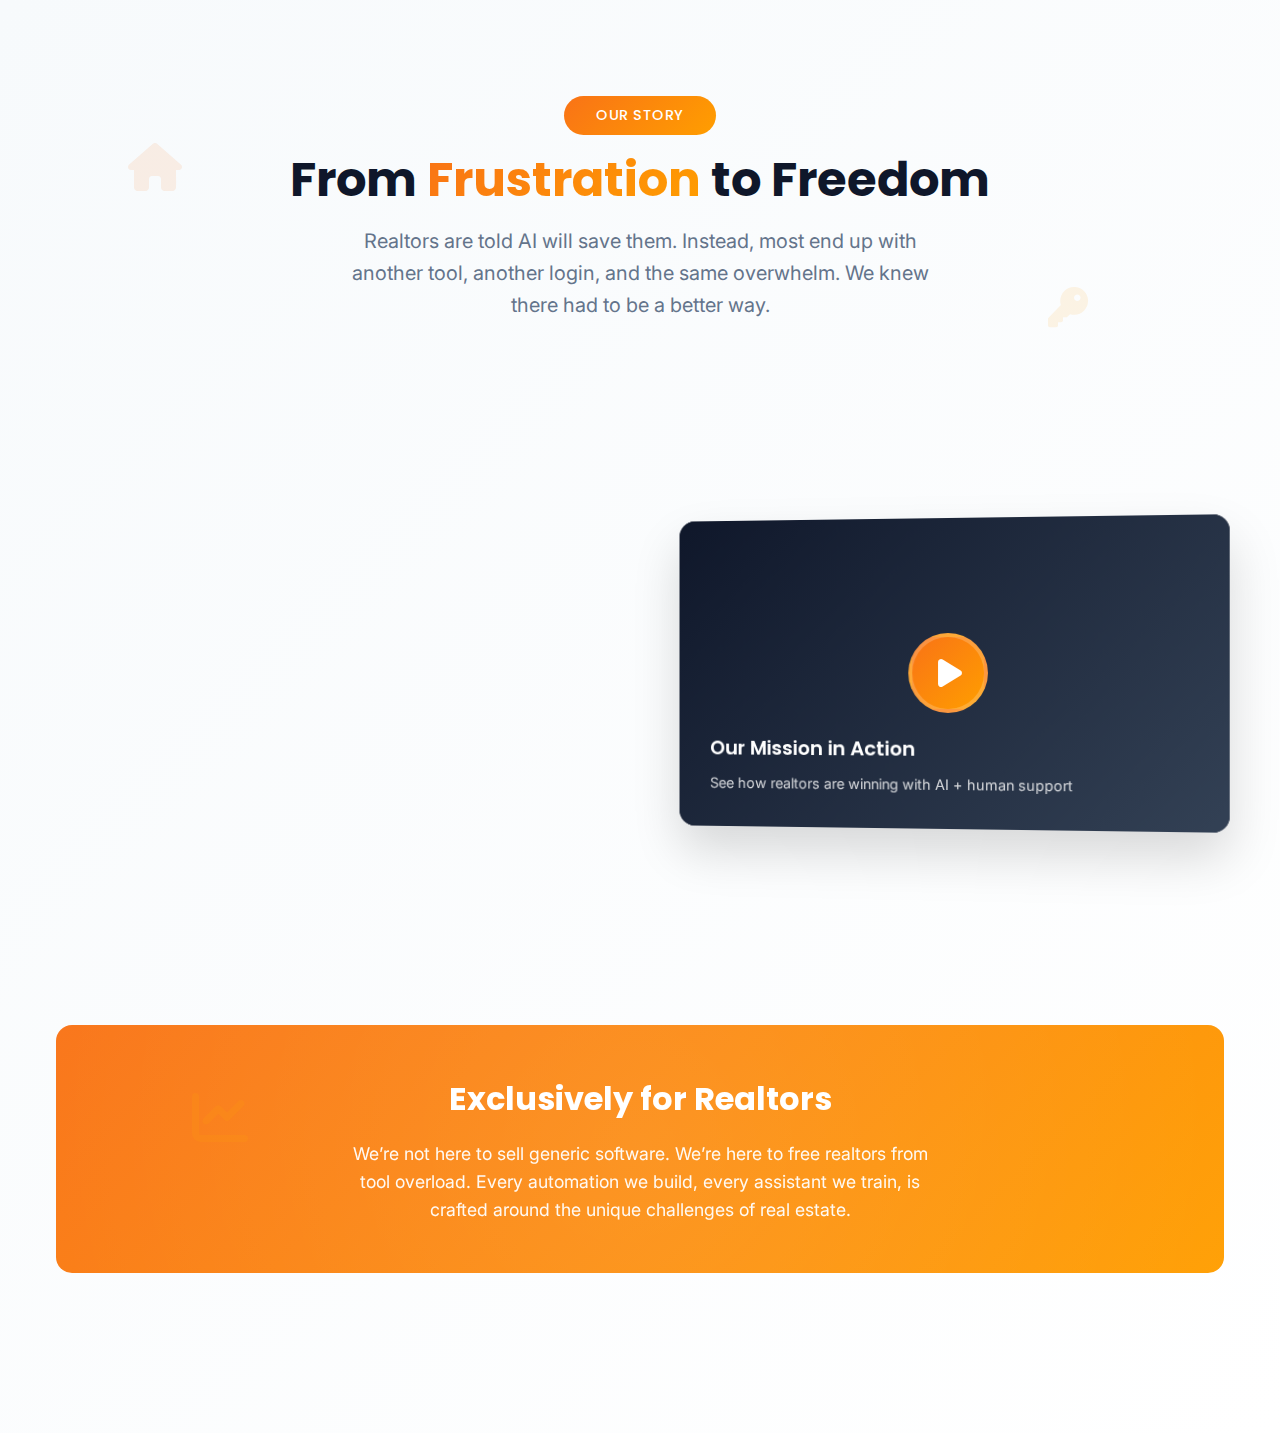
<file: about.html>
<!DOCTYPE html>
<html lang="en">
<head>
    <meta charset="UTF-8">
    <meta name="viewport" content="width=device-width, initial-scale=1.0">
    <title>About Afa-Virtuals - Realtor Automation & Virtual Assistance</title>
    <link href="https://fonts.googleapis.com/css2?family=Poppins:wght@300;400;500;600;700&family=Inter:wght@300;400;500;600;700&display=swap" rel="stylesheet">
    <link rel="stylesheet" href="https://cdnjs.cloudflare.com/ajax/libs/font-awesome/6.0.0/css/all.min.css">
    <style>
        :root {
            --primary-color: #f97316;
            --secondary-color: #ff9e00;
            --accent-color: #ffb700;
            --dark-color: #1f2937;
            --light-color: #f7fafc;
            --gray-color: #64748b;
            --success-color: #38b2ac;
            --error-color: #e53e3e;
            --white: #ffffff;
            --slate-dark: #0f172a;
            --slate-medium: #334155;

            --font-primary: "Poppins", sans-serif;
            --font-secondary: "Inter", sans-serif;

            --spacing-xs: 0.5rem;
            --spacing-sm: 1rem;
            --spacing-md: 2rem;
            --spacing-lg: 3rem;
            --spacing-xl: 4rem;
            --spacing-2xl: 6rem;
        }

        * {
            margin: 0;
            padding: 0;
            box-sizing: border-box;
        }

        body {
            font-family: var(--font-secondary);
            line-height: 1.6;
            color: var(--dark-color);
        }

        .container {
            max-width: 1200px;
            margin: 0 auto;
            padding: 0 var(--spacing-sm);
        }

        /* About Story Section */
        .about-story-section {
            position: relative;
            background: linear-gradient(135deg, var(--light-color) 0%, #ffffff 100%);
            padding: var(--spacing-2xl) 0;
            overflow: hidden;
        }

        .section-header {
            text-align: center;
            margin-bottom: var(--spacing-xl);
        }

        .section-badge {
            display: inline-block;
            background: linear-gradient(135deg, var(--primary-color), var(--secondary-color));
            color: var(--white);
            padding: var(--spacing-xs) var(--spacing-md);
            border-radius: 50px;
            font-family: var(--font-primary);
            font-weight: 500;
            font-size: 0.9rem;
            text-transform: uppercase;
            letter-spacing: 0.5px;
            margin-bottom: var(--spacing-sm);
        }

        .section-title {
            font-family: var(--font-primary);
            font-size: 3rem;
            font-weight: 700;
            color: var(--slate-dark);
            margin-bottom: var(--spacing-sm);
            line-height: 1.2;
        }

        .title-highlight {
            background: linear-gradient(135deg, var(--primary-color), var(--secondary-color));
            -webkit-background-clip: text;
            -webkit-text-fill-color: transparent;
            background-clip: text;
        }

        .section-subtitle {
            font-size: 1.25rem;
            color: var(--gray-color);
            max-width: 600px;
            margin: 0 auto;
        }

        /* Story Content Grid */
        .story-content-grid {
            display: grid;
            grid-template-columns: 1fr 1fr;
            gap: var(--spacing-xl);
            align-items: center;
            margin-top: var(--spacing-xl);
        }

        .story-narrative {
            position: relative;
        }

        .story-chapter {
            margin-bottom: var(--spacing-lg);
            opacity: 0;
            transform: translateY(20px);
            animation: fadeInUp 0.6s ease forwards;
        }

        .story-chapter:nth-child(1) { animation-delay: 0.2s; }
        .story-chapter:nth-child(2) { animation-delay: 0.4s; }
        .story-chapter:nth-child(3) { animation-delay: 0.6s; }

        .chapter-title {
            font-family: var(--font-primary);
            font-size: 1.5rem;
            font-weight: 600;
            color: var(--slate-dark);
            margin-bottom: var(--spacing-sm);
            position: relative;
            padding-left: var(--spacing-md);
        }

        .chapter-title::before {
            content: '';
            position: absolute;
            left: 0;
            top: 50%;
            transform: translateY(-50%);
            width: 4px;
            height: 30px;
            background: linear-gradient(135deg, var(--primary-color), var(--secondary-color));
            border-radius: 2px;
        }

        .chapter-text {
            color: var(--gray-color);
            font-size: 1.1rem;
            line-height: 1.7;
            padding-left: var(--spacing-md);
        }

        .emotional-quote {
            background: linear-gradient(135deg, #fff7ed, #ffedd5);
            border-left: 4px solid var(--primary-color);
            padding: var(--spacing-md);
            margin: var(--spacing-md) 0;
            border-radius: 0 8px 8px 0;
            font-style: italic;
            color: var(--slate-medium);
        }

        /* Video Section */
        .video-content {
            position: relative;
        }

        .video-container {
            position: relative;
            background: var(--slate-dark);
            border-radius: 16px;
            overflow: hidden;
            box-shadow: 0 25px 50px rgba(0, 0, 0, 0.15);
            transform: perspective(1000px) rotateY(-5deg);
            transition: all 0.3s ease;
        }

        .video-container:hover {
            transform: perspective(1000px) rotateY(0deg) scale(1.02);
        }

        .video-placeholder {
            aspect-ratio: 16/9;
            background: linear-gradient(135deg, var(--slate-dark), var(--slate-medium));
            display: flex;
            align-items: center;
            justify-content: center;
            position: relative;
        }

        .play-button {
            width: 80px;
            height: 80px;
            background: linear-gradient(135deg, var(--primary-color), var(--secondary-color));
            border-radius: 50%;
            display: flex;
            align-items: center;
            justify-content: center;
            cursor: pointer;
            transition: all 0.3s ease;
            border: 4px solid rgba(255, 255, 255, 0.2);
        }

        .play-button:hover {
            transform: scale(1.1);
            box-shadow: 0 0 30px rgba(249, 115, 22, 0.4);
        }

        .play-button i {
            color: var(--white);
            font-size: 2rem;
            margin-left: 4px;
        }

        .video-overlay-text {
            position: absolute;
            bottom: var(--spacing-md);
            left: var(--spacing-md);
            right: var(--spacing-md);
            color: var(--white);
        }

        .video-title {
            font-family: var(--font-primary);
            font-size: 1.25rem;
            font-weight: 600;
            margin-bottom: var(--spacing-xs);
        }

        .video-description {
            font-size: 0.9rem;
            opacity: 0.8;
        }

        /* Specialization Highlight */
        .specialization-highlight {
            background: linear-gradient(135deg, var(--primary-color), var(--secondary-color));
            color: var(--white);
            padding: var(--spacing-lg);
            border-radius: 16px;
            margin: var(--spacing-xl) 0;
            text-align: center;
            position: relative;
            overflow: hidden;
        }

        .specialization-highlight::before {
            content: '';
            position: absolute;
            top: -50%;
            right: -50%;
            width: 200%;
            height: 200%;
            background: radial-gradient(circle, rgba(255, 255, 255, 0.1) 0%, transparent 70%);
            animation: rotate 20s linear infinite;
        }

        .specialization-content {
            position: relative;
            z-index: 2;
        }

        .specialization-title {
            font-family: var(--font-primary);
            font-size: 2rem;
            font-weight: 700;
            margin-bottom: var(--spacing-sm);
        }

        .specialization-text {
            font-size: 1.1rem;
            opacity: 0.95;
            max-width: 600px;
            margin: 0 auto;
        }

        /* CTA Section */
        .cta-section {
            text-align: center;
            margin-top: var(--spacing-xl);
        }

        .cta-content {
            max-width: 500px;
            margin: 0 auto;
            margin-bottom: var(--spacing-lg);
        }

        .cta-title {
            font-family: var(--font-primary);
            font-size: 2rem;
            font-weight: 600;
            color: var(--slate-dark);
            margin-bottom: var(--spacing-sm);
        }

        .cta-text {
            color: var(--gray-color);
            font-size: 1.1rem;
            margin-bottom: var(--spacing-md);
        }

        .cta-buttons {
            display: flex;
            gap: var(--spacing-md);
            justify-content: center;
            flex-wrap: wrap;
        }

        .btn-primary {
            background: linear-gradient(135deg, var(--primary-color), var(--secondary-color));
            color: var(--white);
            padding: var(--spacing-md) var(--spacing-xl);
            border: none;
            border-radius: 50px;
            font-family: var(--font-primary);
            font-weight: 600;
            font-size: 1.1rem;
            text-decoration: none;
            display: inline-flex;
            align-items: center;
            gap: var(--spacing-xs);
            cursor: pointer;
            transition: all 0.3s ease;
            box-shadow: 0 4px 15px rgba(249, 115, 22, 0.3);
        }

        .btn-primary:hover {
            transform: translateY(-2px);
            box-shadow: 0 8px 25px rgba(249, 115, 22, 0.4);
        }

        .btn-secondary {
            background: transparent;
            color: var(--slate-dark);
            padding: var(--spacing-md) var(--spacing-xl);
            border: 2px solid var(--slate-dark);
            border-radius: 50px;
            font-family: var(--font-primary);
            font-weight: 600;
            font-size: 1.1rem;
            text-decoration: none;
            display: inline-flex;
            align-items: center;
            gap: var(--spacing-xs);
            cursor: pointer;
            transition: all 0.3s ease;
        }

        .btn-secondary:hover {
            background: var(--slate-dark);
            color: var(--white);
            transform: translateY(-2px);
        }

        /* Background Elements */
        .floating-elements {
            position: absolute;
            top: 0;
            left: 0;
            right: 0;
            bottom: 0;
            overflow: hidden;
            pointer-events: none;
        }

        .floating-element {
            position: absolute;
            opacity: 0.1;
            animation: float 6s ease-in-out infinite;
        }

        .floating-element:nth-child(1) {
            top: 10%;
            left: 10%;
            animation-delay: 0s;
        }

        .floating-element:nth-child(2) {
            top: 20%;
            right: 15%;
            animation-delay: 2s;
        }

        .floating-element:nth-child(3) {
            bottom: 20%;
            left: 15%;
            animation-delay: 4s;
        }

        /* Animations */
        @keyframes fadeInUp {
            from {
                opacity: 0;
                transform: translateY(20px);
            }
            to {
                opacity: 1;
                transform: translateY(0);
            }
        }

        @keyframes float {
            0%, 100% { transform: translateY(0) rotate(0deg); }
            50% { transform: translateY(-20px) rotate(180deg); }
        }

        @keyframes rotate {
            from { transform: rotate(0deg); }
            to { transform: rotate(360deg); }
        }

        /* Responsive Design */
        @media (max-width: 768px) {
            .section-title {
                font-size: 2.5rem;
            }

            .story-content-grid {
                grid-template-columns: 1fr;
                gap: var(--spacing-lg);
            }

            .video-container {
                transform: none;
            }



            .specialization-title {
                font-size: 1.5rem;
            }

            .chapter-title {
                font-size: 1.25rem;
            }
        }

        @media (max-width: 480px) {
            .section-title {
                font-size: 2rem;
            }
            
            .btn-primary,
            .btn-secondary {
                padding: var(--spacing-sm) var(--spacing-md);
                font-size: 1rem;
            }
        }
    </style>
</head>
<body>
    <section class="about-story-section" id="about">
    <div class="container">
        <!-- Section Header -->
        <div class="section-header">
            <div class="section-badge">Our Story</div>
            <h2 class="section-title">
                From <span class="title-highlight">Frustration</span> to Freedom
            </h2>
            <p class="section-subtitle">
                Realtors are told AI will save them. Instead, most end up with another tool, another login, and the same overwhelm. We knew there had to be a better way.
            </p>
        </div>

        <!-- Story Content -->
        <div class="story-content-grid">
            <!-- Story Narrative -->
            <div class="story-narrative">
                <div class="story-chapter">
                    <h3 class="chapter-title">Where It All Began</h3>
                    <p class="chapter-text">
                        We listened to realtors who felt trapped—spending more time managing software than managing clients. AI tools promised shortcuts, but without human judgment, they created more chaos than clarity. Virtual assistants helped, but without automation, they couldn’t scale. 
                    </p>
                    <p class="chapter-text">
                        That’s when we decided to stop building <em>another tool</em> and start creating real solutions. By combining the precision of AI automation with the flexibility of dedicated virtual assistants, we built a system designed for how realtors actually work.
                    </p>
                    <div class="emotional-quote">
                        "Technology alone isn’t enough. Human judgment alone isn’t scalable. Together, they’re unstoppable."
                    </div>
                    <a href="#full-story" class="read-more-btn">Read Our Full Story →</a>
                </div>
            </div>

            <!-- Video Content -->
            <div class="video-content">
                <div class="video-container">
                    <div class="video-placeholder">
                        <div class="play-button">
                            <i class="fas fa-play"></i>
                        </div>
                        <div class="video-overlay-text">
                            <h4 class="video-title">Our Mission in Action</h4>
                            <p class="video-description">See how realtors are winning with AI + human support</p>
                        </div>
                    </div>
                </div>
            </div>
        </div>

        <!-- Specialization Highlight -->
        <div class="specialization-highlight">
            <div class="specialization-content">
                <h3 class="specialization-title">Exclusively for Realtors</h3>
                <p class="specialization-text">
                    We’re not here to sell generic software. We’re here to free realtors from tool overload. Every automation we build, every assistant we train, is crafted around the unique challenges of real estate. 
                </p>
            </div>
        </div>
    </div>

    <!-- Floating Background Elements -->
    <div class="floating-elements">
        <div class="floating-element">
            <i class="fas fa-home" style="font-size: 3rem; color: var(--primary-color);"></i>
        </div>
        <div class="floating-element">
            <i class="fas fa-key" style="font-size: 2.5rem; color: var(--secondary-color);"></i>
        </div>
        <div class="floating-element">
            <i class="fas fa-chart-line" style="font-size: 3.5rem; color: var(--accent-color);"></i>
        </div>
    </div>
</section>


    <script>
        // Smooth scroll for CTA buttons
        document.querySelectorAll('a[href^="#"]').forEach(anchor => {
            anchor.addEventListener('click', function (e) {
                e.preventDefault();
                const target = document.querySelector(this.getAttribute('href'));
                if (target) {
                    target.scrollIntoView({
                        behavior: 'smooth',
                        block: 'start'
                    });
                }
            });
        });

        // Add intersection observer for animations
        const observer = new IntersectionObserver((entries) => {
            entries.forEach(entry => {
                if (entry.isIntersecting) {
                    entry.target.style.animationPlayState = 'running';
                }
            });
        });

        document.querySelectorAll('.story-chapter').forEach(chapter => {
            observer.observe(chapter);
        });
    </script>
</body>
</html>
</file>
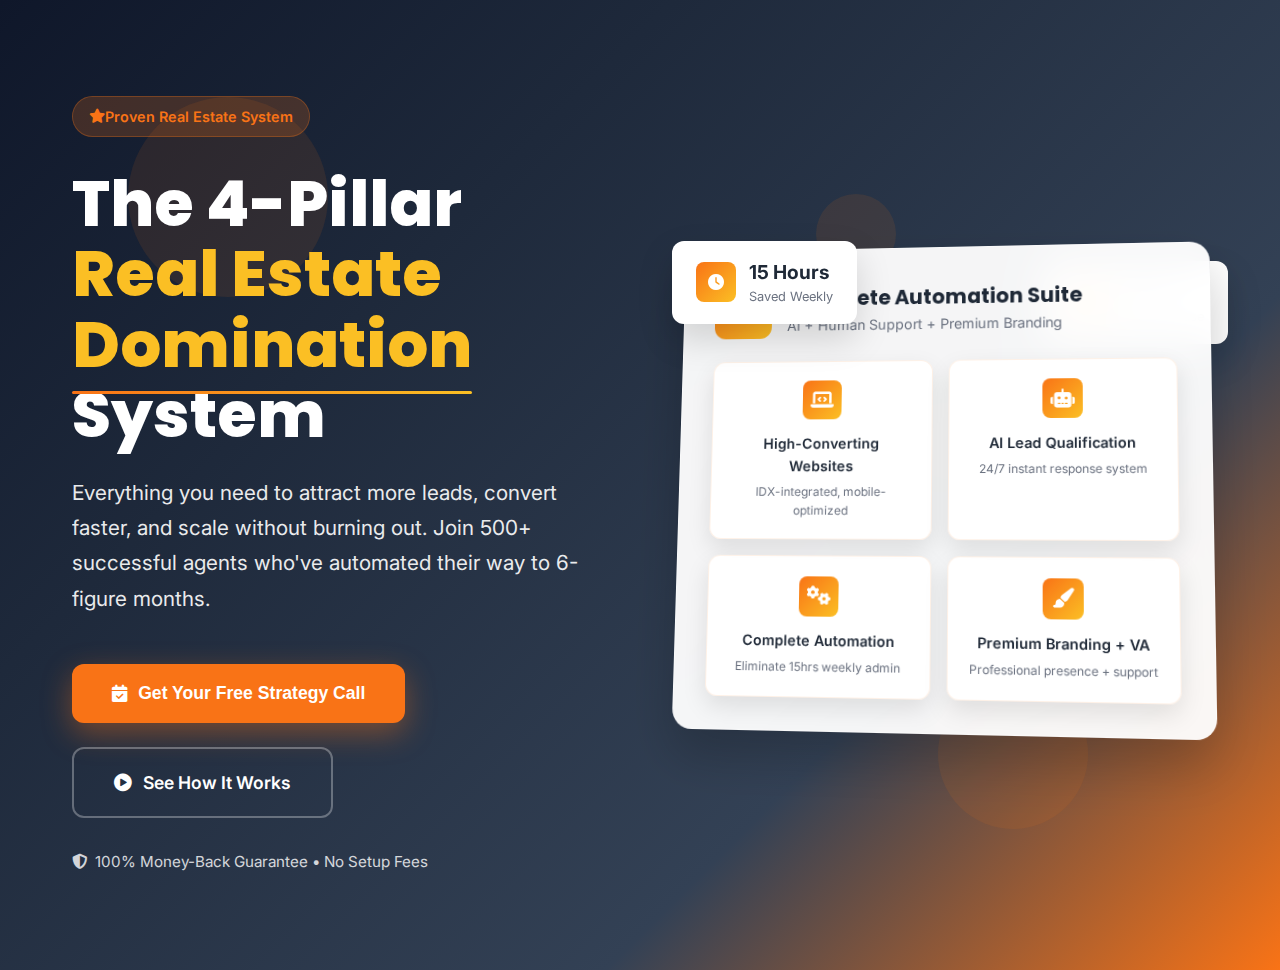
<file: vasupport.html>
<!DOCTYPE html>
<html lang="en">
<head>
    <meta charset="UTF-8">
    <meta name="viewport" content="width=device-width, initial-scale=1.0">
    <title>4-Pillar Real Estate Domination System</title>
    <link href="https://fonts.googleapis.com/css2?family=Poppins:wght@400;500;600;700;800&family=Inter:wght@400;500;600&display=swap" rel="stylesheet">
    <link rel="stylesheet" href="https://cdnjs.cloudflare.com/ajax/libs/font-awesome/6.4.0/css/all.min.css">
    <style>
        :root {
            --primary-orange: #f97316;
            --secondary-amber: #ff9e00;
            --dark-slate: #1f2937;
            --light-gray: #f7fafc;
            --white: #ffffff;
            --font-heading: "Poppins", sans-serif;
            --font-body: "Inter", sans-serif;
        }

        * {
            margin: 0;
            padding: 0;
            box-sizing: border-box;
        }

        body {
            font-family: var(--font-body);
            background: var(--light-gray);
            line-height: 1.6;
        }

        /* Main CTA Section */
        .cta-main-section {
            position: relative;
            background: linear-gradient(135deg, #0f172a 0%, #1e293b 30%, #334155 70%, var(--primary-orange) 100%);
            overflow: hidden;
            padding: 6rem 0;
        }

        /* Animated Background Elements */
        .background-elements {
            position: absolute;
            top: 0;
            left: 0;
            width: 100%;
            height: 100%;
            overflow: hidden;
            z-index: 1;
        }

        .floating-shape {
            position: absolute;
            border-radius: 50%;
            background: rgba(249, 115, 22, 0.1);
            animation: float 8s ease-in-out infinite;
        }

        .floating-shape:nth-child(1) {
            width: 200px;
            height: 200px;
            top: 10%;
            left: 10%;
            animation-delay: 0s;
        }

        .floating-shape:nth-child(2) {
            width: 150px;
            height: 150px;
            top: 70%;
            right: 15%;
            animation-delay: 2s;
        }

        .floating-shape:nth-child(3) {
            width: 100px;
            height: 100px;
            top: 40%;
            left: 70%;
            animation-delay: 4s;
        }

        .floating-shape:nth-child(4) {
            width: 80px;
            height: 80px;
            top: 20%;
            right: 30%;
            animation-delay: 1s;
        }

        @keyframes float {
            0%, 100% { 
                transform: translateY(0px) translateX(0px) rotate(0deg); 
                opacity: 0.3;
            }
            50% { 
                transform: translateY(-30px) translateX(20px) rotate(180deg); 
                opacity: 0.6;
            }
        }

        /* Container */
        .container {
            max-width: 1200px;
            margin: 0 auto;
            padding: 0 2rem;
            position: relative;
            z-index: 10;
        }

        /* CTA Content Layout */
        .cta-content-grid {
            display: grid;
            grid-template-columns: 1fr 1fr;
            gap: 4rem;
            align-items: center;
            min-height: 600px;
        }

        /* Left Content */
        .cta-content {
            color: white;
        }

        .expertise-badge {
            display: inline-flex;
            align-items: center;
            background: rgba(249, 115, 22, 0.2);
            color: var(--primary-orange);
            padding: 0.5rem 1rem;
            border-radius: 25px;
            font-size: 0.9rem;
            font-weight: 600;
            margin-bottom: 2rem;
            border: 1px solid rgba(249, 115, 22, 0.3);
        }

        .cta-main-title {
            font-family: var(--font-heading);
            font-size: clamp(2.5rem, 5vw, 4rem);
            font-weight: 800;
            line-height: 1.1;
            margin-bottom: 1.5rem;
        }

        .title-highlight {
            color: #fbbf24;
            position: relative;
        }

        .title-highlight::after {
            content: '';
            position: absolute;
            bottom: -5px;
            left: 0;
            width: 100%;
            height: 3px;
            background: linear-gradient(90deg, var(--primary-orange), #fbbf24);
            border-radius: 2px;
        }

        .cta-description {
            font-size: 1.3rem;
            margin-bottom: 3rem;
            opacity: 0.9;
            line-height: 1.7;
        }

        /* CTA Buttons */
        .cta-buttons {
            display: flex;
            gap: 1.5rem;
            margin-bottom: 2rem;
            flex-wrap: wrap;
        }

        .primary-cta-btn {
            background: var(--primary-orange);
            color: white;
            padding: 1.2rem 2.5rem;
            border-radius: 12px;
            text-decoration: none;
            font-weight: 600;
            font-size: 1.1rem;
            display: inline-flex;
            align-items: center;
            gap: 0.7rem;
            transition: all 0.3s ease;
            box-shadow: 0 10px 30px rgba(249, 115, 22, 0.4);
            border: none;
            cursor: pointer;
        }

        .primary-cta-btn:hover {
            background: var(--secondary-amber);
            transform: translateY(-3px);
            box-shadow: 0 15px 40px rgba(249, 115, 22, 0.5);
        }

        .secondary-cta-btn {
            background: transparent;
            color: white;
            padding: 1.2rem 2.5rem;
            border: 2px solid rgba(255, 255, 255, 0.3);
            border-radius: 12px;
            text-decoration: none;
            font-weight: 600;
            font-size: 1.1rem;
            display: inline-flex;
            align-items: center;
            gap: 0.7rem;
            transition: all 0.3s ease;
        }

        .secondary-cta-btn:hover {
            background: rgba(255, 255, 255, 0.1);
            border-color: rgba(255, 255, 255, 0.5);
            transform: translateY(-2px);
        }

        .guarantee-text {
            display: flex;
            align-items: center;
            gap: 0.5rem;
            font-size: 0.95rem;
            opacity: 0.8;
            margin-top: 1rem;
        }

        /* Right Side - Image/Visual Section */
        .cta-visual {
            position: relative;
            display: flex;
            flex-direction: column;
            gap: 1.5rem;
        }

        /* Main Feature Card */
        .feature-preview-card {
            background: rgba(255, 255, 255, 0.95);
            backdrop-filter: blur(20px);
            border-radius: 20px;
            padding: 2rem;
            box-shadow: 0 25px 50px rgba(0, 0, 0, 0.2);
            border: 1px solid rgba(255, 255, 255, 0.3);
            transform: perspective(1000px) rotateY(-5deg) rotateX(5deg);
            transition: transform 0.3s ease;
        }

        .feature-preview-card:hover {
            transform: perspective(1000px) rotateY(0deg) rotateX(0deg);
        }

        .preview-header {
            display: flex;
            align-items: center;
            gap: 1rem;
            margin-bottom: 1.5rem;
        }

        .preview-icon {
            width: 60px;
            height: 60px;
            background: linear-gradient(135deg, var(--primary-orange), #fbbf24);
            border-radius: 12px;
            display: flex;
            align-items: center;
            justify-content: center;
            color: white;
            font-size: 1.5rem;
        }

        .preview-title {
            font-family: var(--font-heading);
            font-size: 1.3rem;
            font-weight: 700;
            color: var(--dark-slate);
        }

        .preview-subtitle {
            color: #6b7280;
            font-size: 0.9rem;
        }

        /* 4 Pillars Mini Preview */
        .pillars-mini-grid {
            display: grid;
            grid-template-columns: 1fr 1fr;
            gap: 1rem;
        }

        .pillar-mini-card {
            background: rgba(255, 255, 255, 0.9);
            border-radius: 12px;
            padding: 1.2rem;
            text-align: center;
            box-shadow: 0 10px 25px rgba(0, 0, 0, 0.1);
            transition: all 0.3s ease;
            border: 1px solid rgba(249, 115, 22, 0.1);
        }

        .pillar-mini-card:hover {
            transform: translateY(-5px);
            box-shadow: 0 15px 35px rgba(0, 0, 0, 0.15);
        }

        .pillar-mini-icon {
            width: 40px;
            height: 40px;
            background: linear-gradient(135deg, var(--primary-orange), #fbbf24);
            border-radius: 8px;
            display: flex;
            align-items: center;
            justify-content: center;
            color: white;
            margin: 0 auto 0.8rem;
            font-size: 1.2rem;
        }

        .pillar-mini-title {
            font-size: 0.9rem;
            font-weight: 600;
            color: var(--dark-slate);
            margin-bottom: 0.3rem;
        }

        .pillar-mini-desc {
            font-size: 0.75rem;
            color: #6b7280;
        }

        /* Floating Stats */
        .floating-stat {
            position: absolute;
            background: var(--white);
            border-radius: 12px;
            padding: 1rem 1.5rem;
            box-shadow: 0 15px 35px rgba(0, 0, 0, 0.15);
            display: flex;
            align-items: center;
            gap: 0.8rem;
            animation: floatStat 6s ease-in-out infinite;
        }

        .floating-stat:nth-child(1) {
            top: 20px;
            right: -20px;
            animation-delay: 0s;
        }

        .floating-stat:nth-child(2) {
            bottom: 80px;
            left: -30px;
            animation-delay: 3s;
        }

        .stat-icon {
            width: 40px;
            height: 40px;
            background: linear-gradient(135deg, var(--primary-orange), #fbbf24);
            border-radius: 8px;
            display: flex;
            align-items: center;
            justify-content: center;
            color: white;
        }

        .stat-content h4 {
            font-size: 1.2rem;
            font-weight: 700;
            color: var(--dark-slate);
            margin: 0;
        }

        .stat-content p {
            font-size: 0.8rem;
            color: #6b7280;
            margin: 0;
        }

        @keyframes floatStat {
            0%, 100% { 
                transform: translateY(0px); 
            }
            50% { 
                transform: translateY(-10px); 
            }
        }

        /* Responsive Design */
        @media (max-width: 768px) {
            .cta-content-grid {
                grid-template-columns: 1fr;
                gap: 3rem;
                text-align: center;
            }

            .cta-main-section {
                padding: 4rem 0;
            }

            .container {
                padding: 0 1.5rem;
            }

            .cta-buttons {
                justify-content: center;
            }

            .primary-cta-btn,
            .secondary-cta-btn {
                padding: 1rem 2rem;
                font-size: 1rem;
            }

            .floating-stat {
                position: static;
                margin: 1rem 0;
                animation: none;
            }

            .feature-preview-card {
                transform: none;
            }
        }

        @media (max-width: 480px) {
            .cta-buttons {
                flex-direction: column;
                align-items: center;
            }

            .primary-cta-btn,
            .secondary-cta-btn {
                width: 100%;
                justify-content: center;
            }

            .pillars-mini-grid {
                grid-template-columns: 1fr;
            }
        }
    </style>
</head>
<body>
    <!-- Main CTA Section with Image -->
    <section class="cta-main-section">
        <!-- Background Animation Elements -->
        <div class="background-elements">
            <div class="floating-shape"></div>
            <div class="floating-shape"></div>
            <div class="floating-shape"></div>
            <div class="floating-shape"></div>
        </div>

        <div class="container">
            <div class="cta-content-grid">
                <!-- Left Content -->
                <div class="cta-content">
                    <div class="expertise-badge">
                        <i class="fas fa-star"></i>
                        Proven Real Estate System
                    </div>

                    <h1 class="cta-main-title">
                        The 4-Pillar <span class="title-highlight">Real Estate Domination</span> System
                    </h1>

                    <p class="cta-description">
                        Everything you need to attract more leads, convert faster, and scale without burning out. Join 500+ successful agents who've automated their way to 6-figure months.
                    </p>

                    <div class="cta-buttons">
                        <button class="primary-cta-btn" onclick="scheduleCall()">
                            <i class="fas fa-calendar-check"></i>
                            Get Your Free Strategy Call
                        </button>
                        
                        <a href="#pillars" class="secondary-cta-btn">
                            <i class="fas fa-play-circle"></i>
                            See How It Works
                        </a>
                    </div>

                    <div class="guarantee-text">
                        <i class="fas fa-shield-alt"></i>
                        100% Money-Back Guarantee • No Setup Fees
                    </div>
                </div>

                <!-- Right Visual Section -->
                <div class="cta-visual">
                    <!-- Floating Stats -->
                    <div class="floating-stat">
                        <div class="stat-icon">
                            <i class="fas fa-chart-line"></i>
                        </div>
                        <div class="stat-content">
                            <h4>300%</h4>
                            <p>Lead Increase</p>
                        </div>
                    </div>

                    <!-- Main Feature Preview -->
                    <div class="feature-preview-card">
                        <div class="preview-header">
                            <div class="preview-icon">
                                <i class="fas fa-rocket"></i>
                            </div>
                            <div>
                                <div class="preview-title">Complete Automation Suite</div>
                                <div class="preview-subtitle">AI + Human Support + Premium Branding</div>
                            </div>
                        </div>

                        <!-- 4 Pillars Mini Preview -->
                        <div class="pillars-mini-grid">
                            <div class="pillar-mini-card">
                                <div class="pillar-mini-icon">
                                    <i class="fas fa-laptop-code"></i>
                                </div>
                                <div class="pillar-mini-title">High-Converting Websites</div>
                                <div class="pillar-mini-desc">IDX-integrated, mobile-optimized</div>
                            </div>

                            <div class="pillar-mini-card">
                                <div class="pillar-mini-icon">
                                    <i class="fas fa-robot"></i>
                                </div>
                                <div class="pillar-mini-title">AI Lead Qualification</div>
                                <div class="pillar-mini-desc">24/7 instant response system</div>
                            </div>

                            <div class="pillar-mini-card">
                                <div class="pillar-mini-icon">
                                    <i class="fas fa-cogs"></i>
                                </div>
                                <div class="pillar-mini-title">Complete Automation</div>
                                <div class="pillar-mini-desc">Eliminate 15hrs weekly admin</div>
                            </div>

                            <div class="pillar-mini-card">
                                <div class="pillar-mini-icon">
                                    <i class="fas fa-paint-brush"></i>
                                </div>
                                <div class="pillar-mini-title">Premium Branding + VA</div>
                                <div class="pillar-mini-desc">Professional presence + support</div>
                            </div>
                        </div>
                    </div>

                    <div class="floating-stat">
                        <div class="stat-icon">
                            <i class="fas fa-clock"></i>
                        </div>
                        <div class="stat-content">
                            <h4>15 Hours</h4>
                            <p>Saved Weekly</p>
                        </div>
                    </div>
                </div>
            </div>
        </div>
    </section>

    <script>
        function scheduleCall() {
            // Add your actual booking system integration here
            console.log('Opening strategy call booking...');
            
            // For demo purposes, showing an alert
            alert('🚀 Opening strategy call booking system...\n\nYou\'ll be redirected to our calendar to book your free consultation!');
            
            // In production, replace with:
            // window.open('https://your-calendar-booking-url.com', '_blank');
        }

        // Smooth scrolling for anchor links
        document.querySelectorAll('a[href^="#"]').forEach(anchor => {
            anchor.addEventListener('click', function (e) {
                e.preventDefault();
                const target = document.querySelector(this.getAttribute('href'));
                if (target) {
                    target.scrollIntoView({
                        behavior: 'smooth',
                        block: 'start'
                    });
                }
            });
        });

        // Add some interactive hover effects
        document.addEventListener('DOMContentLoaded', function() {
            const pillarCards = document.querySelectorAll('.pillar-mini-card');
            
            pillarCards.forEach(card => {
                card.addEventListener('mouseenter', function() {
                    this.style.transform = 'translateY(-8px) scale(1.02)';
                });
                
                card.addEventListener('mouseleave', function() {
                    this.style.transform = 'translateY(0) scale(1)';
                });
            });
        });
    </script>
</body>
</html>
</file>
